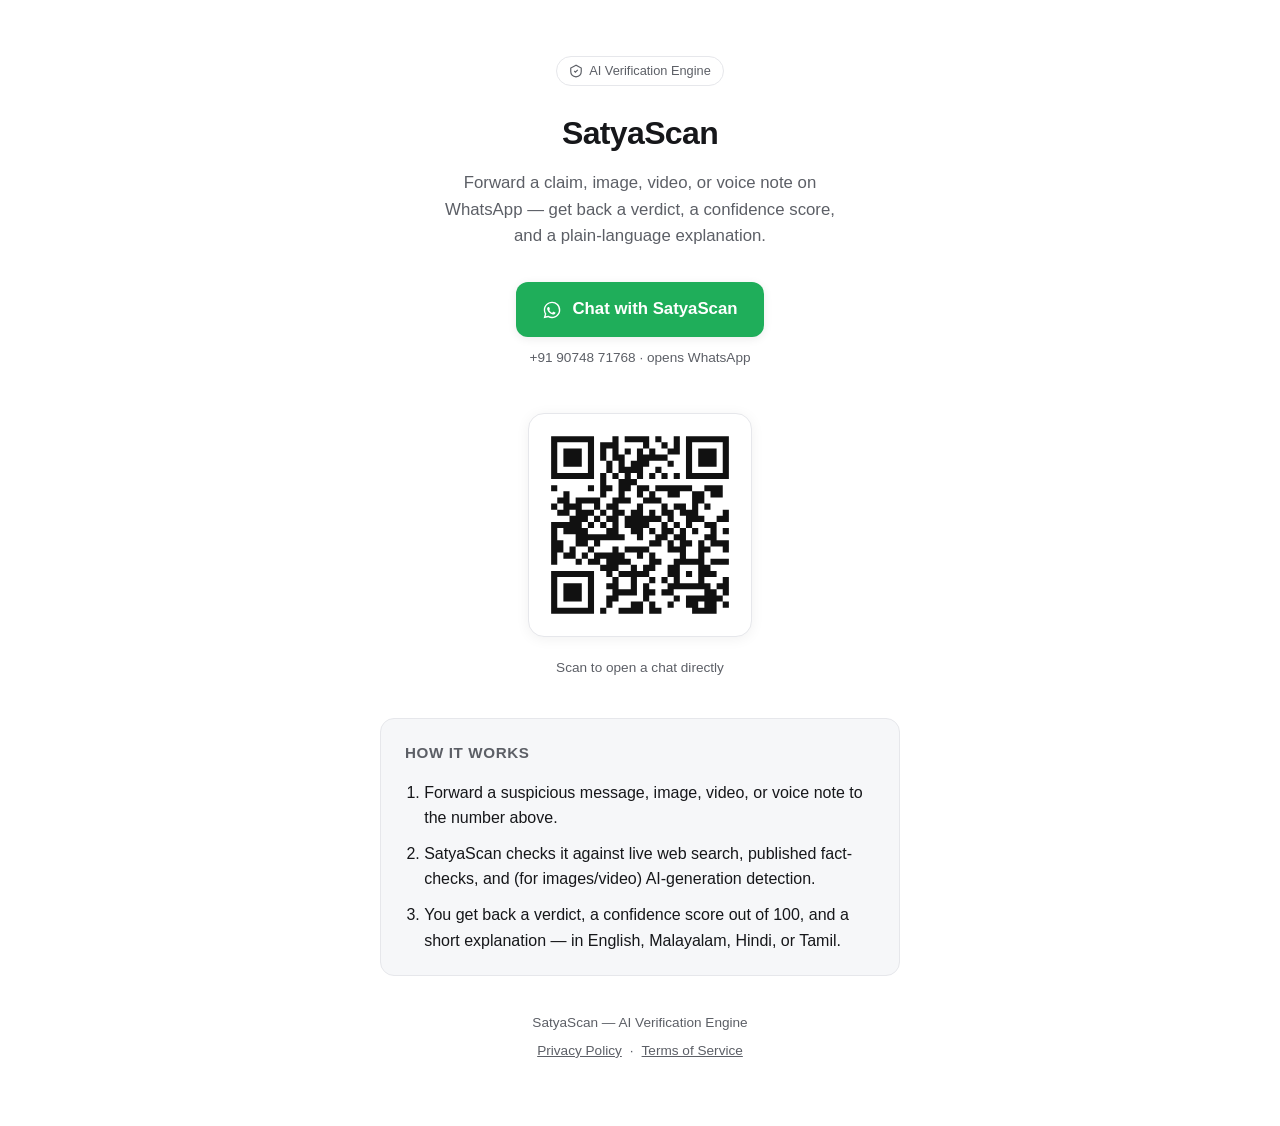
<file: app/static/landing/index.html>
<!doctype html>
<html lang="en">
<head>
<meta charset="utf-8">
<meta name="viewport" content="width=device-width, initial-scale=1">
<title>SatyaScan — AI Fact-Checking on WhatsApp</title>
<meta name="description" content="Forward a claim, image, video, or voice note to SatyaScan on WhatsApp and get back a verdict, a confidence score, and a plain-language explanation.">
<style>
  :root {
    color-scheme: light dark;
    --bg: #ffffff; --fg: #16171a; --muted: #5c5f66; --border: #e6e7eb; --card: #f6f7f9;
    --accent: #1fae5a; --accent-fg: #ffffff;
  }
  @media (prefers-color-scheme: dark) {
    :root { --bg: #101113; --fg: #eef0f2; --muted: #a1a5ac; --border: #26282c; --card: #18191c; --accent: #29c46a; --accent-fg: #08110a; }
  }
  * { box-sizing: border-box; }
  body {
    margin: 0; background: var(--bg); color: var(--fg);
    font-family: -apple-system, BlinkMacSystemFont, "Segoe UI", Roboto, Helvetica, Arial, sans-serif;
    line-height: 1.6;
  }
  .wrap { max-width: 560px; margin: 0 auto; padding: 56px 20px 64px; text-align: center; }
  .badge {
    display: inline-flex; align-items: center; gap: 6px; font-size: 0.8rem; color: var(--muted);
    border: 1px solid var(--border); border-radius: 999px; padding: 4px 12px; margin-bottom: 22px;
  }
  .badge svg { width: 14px; height: 14px; }
  h1 { font-size: 2rem; margin: 0 0 10px; letter-spacing: -0.02em; }
  .tagline { color: var(--muted); font-size: 1.05rem; max-width: 420px; margin: 0 auto 32px; }
  .cta {
    display: inline-flex; align-items: center; gap: 10px; background: var(--accent); color: var(--accent-fg);
    font-weight: 600; font-size: 1.05rem; text-decoration: none; padding: 14px 26px; border-radius: 12px;
    box-shadow: 0 2px 10px rgba(0,0,0,0.08);
  }
  .cta svg { width: 20px; height: 20px; }
  .number { color: var(--muted); font-size: 0.85rem; margin-top: 10px; }

  .qr-section { margin: 44px 0 40px; }
  .qr-card {
    display: inline-block; background: #ffffff; padding: 16px; border-radius: 16px;
    border: 1px solid var(--border); box-shadow: 0 2px 14px rgba(0,0,0,0.06);
  }
  .qr-card svg { display: block; width: 190px; height: 190px; }
  .qr-hint { color: var(--muted); font-size: 0.85rem; margin-top: 12px; }

  .steps { text-align: left; background: var(--card); border: 1px solid var(--border); border-radius: 14px; padding: 22px 24px; margin: 0 0 36px; }
  .steps h2 { font-size: 0.95rem; text-transform: uppercase; letter-spacing: 0.04em; color: var(--muted); margin: 0 0 14px; }
  .steps ol { margin: 0; padding-left: 1.2em; }
  .steps li { margin-bottom: 10px; }
  .steps li:last-child { margin-bottom: 0; }

  footer { color: var(--muted); font-size: 0.85rem; }
  footer a { color: inherit; }
  footer .links { margin-top: 6px; }
  footer .links a { margin: 0 8px; }
</style>
</head>
<body>
<div class="wrap">
  <div class="badge">
    <svg viewBox="0 0 24 24" fill="none" stroke="currentColor" stroke-width="2"><path d="M12 2 3 7v6c0 5 3.8 8.4 9 9 5.2-.6 9-4 9-9V7l-9-5Z"/><path d="m9 12 2 2 4-4"/></svg>
    AI Verification Engine
  </div>

  <h1>SatyaScan</h1>
  <p class="tagline">Forward a claim, image, video, or voice note on WhatsApp — get back a verdict, a confidence score, and a plain-language explanation.</p>

  <a class="cta" href="https://wa.me/919074871768?text=Hi" target="_blank" rel="noopener">
    <svg viewBox="0 0 24 24" fill="currentColor"><path d="M12.04 2C6.58 2 2.13 6.45 2.13 11.91c0 1.75.46 3.39 1.26 4.81L2 22l5.42-1.36a9.87 9.87 0 0 0 4.62 1.15h.01c5.46 0 9.91-4.45 9.91-9.91 0-2.65-1.03-5.14-2.9-7.01A9.82 9.82 0 0 0 12.04 2Zm0 1.67c2.19 0 4.25.85 5.79 2.4a8.18 8.18 0 0 1 2.41 5.84c0 4.55-3.7 8.24-8.24 8.24a8.2 8.2 0 0 1-4.19-1.15l-.3-.18-3.09.79.83-3.02-.2-.31a8.15 8.15 0 0 1-1.27-4.37c0-4.55 3.71-8.24 8.26-8.24Zm-4.42 4.6c-.16 0-.42.06-.64.3-.22.24-.85.83-.85 2.03s.87 2.36.99 2.52c.12.16 1.7 2.68 4.19 3.68 2.07.83 2.49.66 2.94.62.45-.04 1.45-.59 1.65-1.16.2-.57.2-1.06.14-1.16-.06-.1-.22-.16-.46-.28-.24-.12-1.45-.71-1.67-.8-.22-.08-.39-.12-.55.13-.16.24-.63.79-.78.96-.14.16-.28.18-.52.06-.24-.12-1.02-.38-1.94-1.2-.72-.64-1.2-1.43-1.35-1.67-.14-.24-.02-.37.11-.49.11-.11.24-.28.36-.42.12-.14.16-.24.24-.4.08-.16.04-.3-.02-.42-.06-.12-.55-1.34-.76-1.83-.2-.48-.4-.42-.55-.42Z"/></svg>
    Chat with SatyaScan
  </a>
  <div class="number">+91 90748 71768 · opens WhatsApp</div>

  <div class="qr-section">
    <div class="qr-card">
      <svg viewBox="0 0 33 33" xmlns="http://www.w3.org/2000/svg"><path transform="scale(1.0645)" stroke="#111" d="M1 1.5h7m3 0h1m1 0h4m1 0h1m2 0h1m1 0h7m-29 1h1m5 0h1m1 0h3m4 0h1m2 0h1m1 0h1m1 0h1m5 0h1m-29 1h1m1 0h3m1 0h1m1 0h1m1 0h1m1 0h1m1 0h1m1 0h1m2 0h2m1 0h1m1 0h3m1 0h1m-29 1h1m1 0h3m1 0h1m1 0h1m1 0h2m2 0h5m3 0h1m1 0h3m1 0h1m-29 1h1m1 0h3m1 0h1m2 0h1m1 0h1m1 0h3m3 0h1m2 0h1m1 0h3m1 0h1m-29 1h1m5 0h1m2 0h1m1 0h4m2 0h1m4 0h1m5 0h1m-29 1h7m1 0h1m1 0h1m1 0h1m1 0h1m1 0h1m1 0h1m1 0h1m1 0h7m-21 1h1m2 0h3m-14 1h1m5 0h1m1 0h2m1 0h2m1 0h2m1 0h6m2 0h3m-26 1h1m5 0h1m2 0h1m2 0h1m1 0h1m2 0h2m2 0h2m1 0h2m-27 1h2m1 0h4m2 0h3m2 0h3m5 0h2m-25 1h1m1 0h3m2 0h1m1 0h2m3 0h1m3 0h1m1 0h2m1 0h1m1 0h1m-25 1h2m1 0h3m1 0h1m1 0h2m1 0h2m1 0h1m1 0h2m1 0h3m4 0h1m-26 1h3m1 0h1m1 0h2m1 0h6m1 0h1m2 0h3m2 0h2m-29 1h5m1 0h1m1 0h1m1 0h1m1 0h4m2 0h1m1 0h1m1 0h1m2 0h2m-27 1h1m1 0h4m3 0h2m2 0h2m1 0h1m1 0h2m1 0h1m1 0h1m2 0h1m1 0h1m-29 1h1m3 0h8m2 0h1m2 0h2m1 0h2m3 0h2m-27 1h2m2 0h2m1 0h1m8 0h2m1 0h1m1 0h2m1 0h1m1 0h3m-29 1h2m1 0h1m2 0h1m3 0h1m1 0h4m3 0h3m2 0h2m2 0h1m-29 1h1m1 0h2m1 0h1m1 0h5m2 0h1m1 0h1m4 0h1m2 0h1m-25 1h1m3 0h1m1 0h2m1 0h4m3 0h2m2 0h5m1 0h3m-21 1h3m2 0h1m1 0h2m2 0h2m3 0h2m-26 1h7m2 0h1m1 0h5m3 0h2m1 0h1m1 0h3m-27 1h1m5 0h1m3 0h1m2 0h1m2 0h1m1 0h1m1 0h1m3 0h1m3 0h1m-29 1h1m1 0h3m1 0h1m2 0h2m2 0h1m1 0h1m3 0h7m1 0h2m-29 1h1m1 0h3m1 0h1m3 0h4m1 0h2m1 0h2m5 0h2m1 0h1m-29 1h1m1 0h3m1 0h1m2 0h2m4 0h1m4 0h1m1 0h6m-28 1h1m5 0h1m2 0h1m3 0h2m1 0h1m2 0h1m2 0h2m1 0h2m1 0h1m-29 1h7m1 0h1m2 0h4m1 0h2m5 0h4"/></svg>
    </div>
    <div class="qr-hint">Scan to open a chat directly</div>
  </div>

  <div class="steps">
    <h2>How it works</h2>
    <ol>
      <li>Forward a suspicious message, image, video, or voice note to the number above.</li>
      <li>SatyaScan checks it against live web search, published fact-checks, and (for images/video) AI-generation detection.</li>
      <li>You get back a verdict, a confidence score out of 100, and a short explanation — in English, Malayalam, Hindi, or Tamil.</li>
    </ol>
  </div>

  <footer>
    SatyaScan — AI Verification Engine
    <div class="links"><a href="/privacy">Privacy Policy</a>·<a href="/terms">Terms of Service</a></div>
  </footer>
</div>
</body>
</html>
</file>
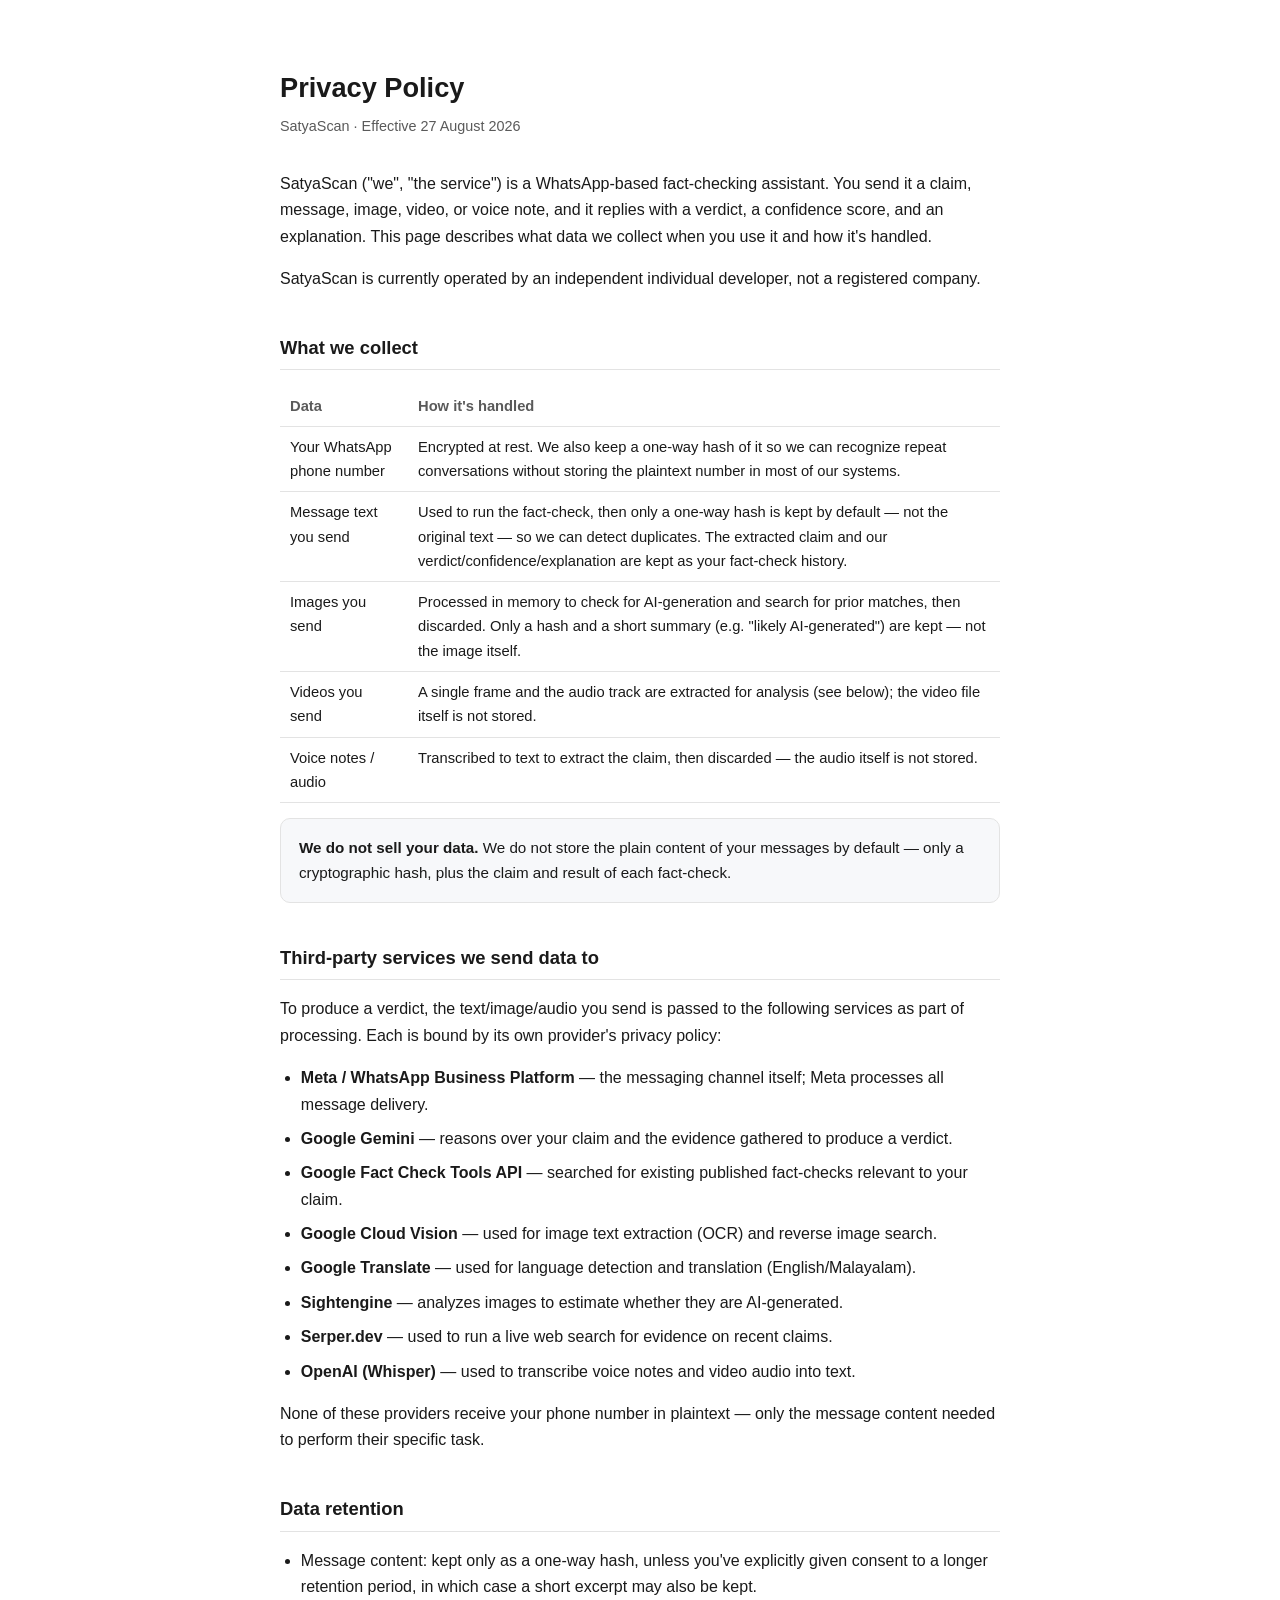
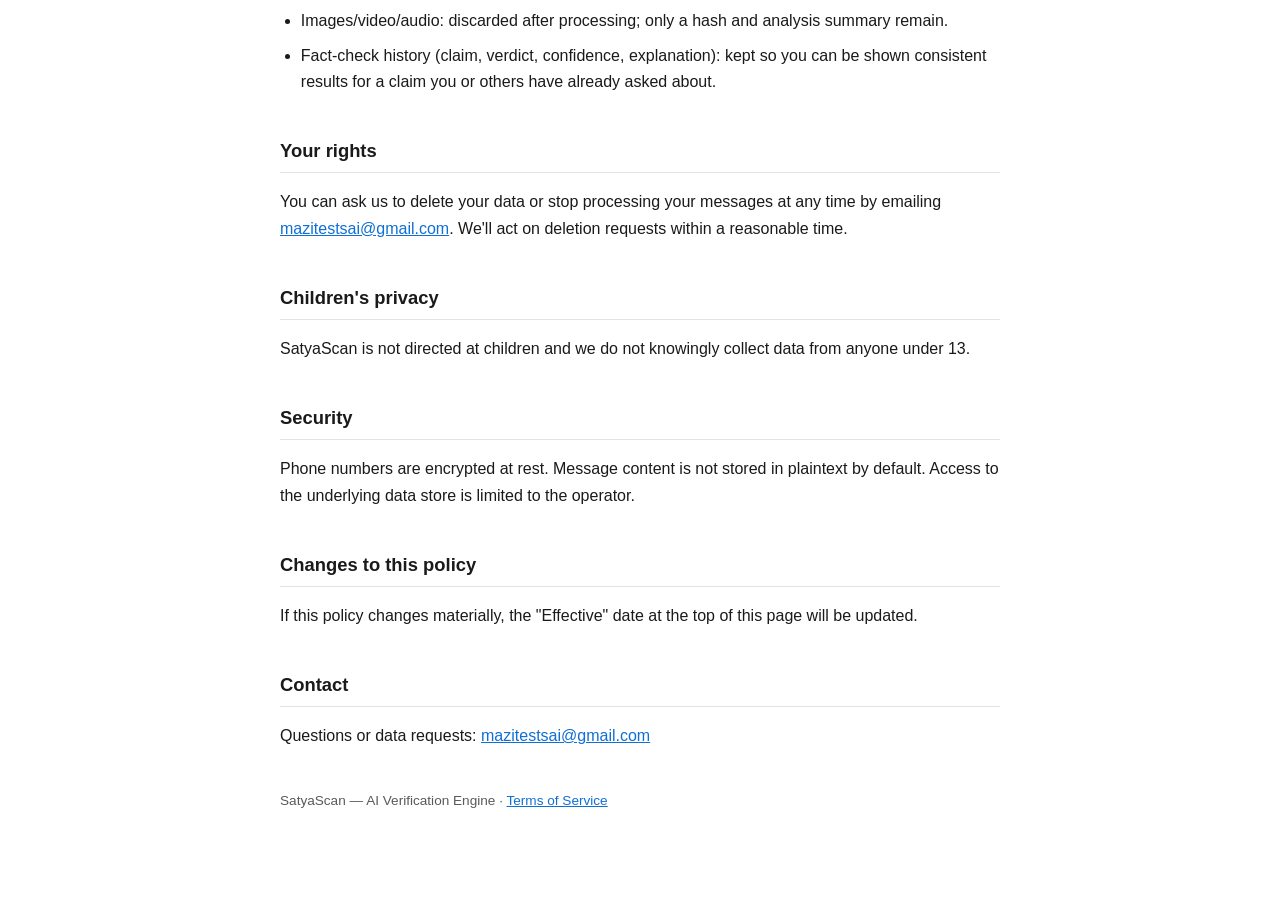
<file: app/static/legal/privacy.html>
<!doctype html>
<html lang="en">
<head>
<meta charset="utf-8">
<meta name="viewport" content="width=device-width, initial-scale=1">
<title>Privacy Policy — SatyaScan</title>
<style>
  :root {
    color-scheme: light dark;
    --bg: #ffffff; --fg: #1a1a1a; --muted: #5a5a5a; --accent: #0f6fd6; --border: #e3e3e3; --card: #f7f8fa;
  }
  @media (prefers-color-scheme: dark) {
    :root { --bg: #121212; --fg: #eaeaea; --muted: #a3a3a3; --accent: #6db3ff; --border: #2a2a2a; --card: #1a1a1c; }
  }
  * { box-sizing: border-box; }
  body {
    margin: 0; background: var(--bg); color: var(--fg);
    font-family: -apple-system, BlinkMacSystemFont, "Segoe UI", Roboto, Helvetica, Arial, sans-serif;
    line-height: 1.65;
  }
  .wrap { max-width: 760px; margin: 0 auto; padding: 48px 20px 96px; }
  h1 { font-size: 1.7rem; margin-bottom: 4px; }
  .updated { color: var(--muted); font-size: 0.9rem; margin-bottom: 32px; }
  h2 { font-size: 1.15rem; margin-top: 2.2em; border-bottom: 1px solid var(--border); padding-bottom: 6px; }
  p, li { color: var(--fg); }
  ul { padding-left: 1.3em; }
  li { margin-bottom: 0.5em; }
  a { color: var(--accent); }
  .card { background: var(--card); border: 1px solid var(--border); border-radius: 10px; padding: 16px 18px; margin: 1em 0; font-size: 0.95rem; }
  table { width: 100%; border-collapse: collapse; margin: 1em 0; font-size: 0.92rem; }
  th, td { text-align: left; padding: 8px 10px; border-bottom: 1px solid var(--border); vertical-align: top; }
  th { color: var(--muted); font-weight: 600; }
  footer { margin-top: 3em; color: var(--muted); font-size: 0.85rem; }
  code { background: var(--card); padding: 1px 5px; border-radius: 4px; font-size: 0.9em; }
</style>
</head>
<body>
<div class="wrap">
  <h1>Privacy Policy</h1>
  <div class="updated">SatyaScan · Effective 27 August 2026</div>

  <p>SatyaScan ("we", "the service") is a WhatsApp-based fact-checking assistant. You send it a claim, message,
  image, video, or voice note, and it replies with a verdict, a confidence score, and an explanation. This page
  describes what data we collect when you use it and how it's handled.</p>

  <p>SatyaScan is currently operated by an independent individual developer, not a registered company.</p>

  <h2>What we collect</h2>
  <table>
    <tr><th>Data</th><th>How it's handled</th></tr>
    <tr><td>Your WhatsApp phone number</td><td>Encrypted at rest. We also keep a one-way hash of it so we can recognize repeat conversations without storing the plaintext number in most of our systems.</td></tr>
    <tr><td>Message text you send</td><td>Used to run the fact-check, then only a one-way hash is kept by default — not the original text — so we can detect duplicates. The extracted claim and our verdict/confidence/explanation are kept as your fact-check history.</td></tr>
    <tr><td>Images you send</td><td>Processed in memory to check for AI-generation and search for prior matches, then discarded. Only a hash and a short summary (e.g. "likely AI-generated") are kept — not the image itself.</td></tr>
    <tr><td>Videos you send</td><td>A single frame and the audio track are extracted for analysis (see below); the video file itself is not stored.</td></tr>
    <tr><td>Voice notes / audio</td><td>Transcribed to text to extract the claim, then discarded — the audio itself is not stored.</td></tr>
  </table>

  <div class="card">
    <strong>We do not sell your data.</strong> We do not store the plain content of your messages by default —
    only a cryptographic hash, plus the claim and result of each fact-check.
  </div>

  <h2>Third-party services we send data to</h2>
  <p>To produce a verdict, the text/image/audio you send is passed to the following services as part of processing.
  Each is bound by its own provider's privacy policy:</p>
  <ul>
    <li><strong>Meta / WhatsApp Business Platform</strong> — the messaging channel itself; Meta processes all message delivery.</li>
    <li><strong>Google Gemini</strong> — reasons over your claim and the evidence gathered to produce a verdict.</li>
    <li><strong>Google Fact Check Tools API</strong> — searched for existing published fact-checks relevant to your claim.</li>
    <li><strong>Google Cloud Vision</strong> — used for image text extraction (OCR) and reverse image search.</li>
    <li><strong>Google Translate</strong> — used for language detection and translation (English/Malayalam).</li>
    <li><strong>Sightengine</strong> — analyzes images to estimate whether they are AI-generated.</li>
    <li><strong>Serper.dev</strong> — used to run a live web search for evidence on recent claims.</li>
    <li><strong>OpenAI (Whisper)</strong> — used to transcribe voice notes and video audio into text.</li>
  </ul>
  <p>None of these providers receive your phone number in plaintext — only the message content needed to perform
  their specific task.</p>

  <h2>Data retention</h2>
  <ul>
    <li>Message content: kept only as a one-way hash, unless you've explicitly given consent to a longer retention
    period, in which case a short excerpt may also be kept.</li>
    <li>Images/video/audio: discarded after processing; only a hash and analysis summary remain.</li>
    <li>Fact-check history (claim, verdict, confidence, explanation): kept so you can be shown consistent results
    for a claim you or others have already asked about.</li>
  </ul>

  <h2>Your rights</h2>
  <p>You can ask us to delete your data or stop processing your messages at any time by emailing
  <a href="mailto:mazitestsai@gmail.com">mazitestsai@gmail.com</a>. We'll act on deletion requests within a
  reasonable time.</p>

  <h2>Children's privacy</h2>
  <p>SatyaScan is not directed at children and we do not knowingly collect data from anyone under 13.</p>

  <h2>Security</h2>
  <p>Phone numbers are encrypted at rest. Message content is not stored in plaintext by default. Access to the
  underlying data store is limited to the operator.</p>

  <h2>Changes to this policy</h2>
  <p>If this policy changes materially, the "Effective" date at the top of this page will be updated.</p>

  <h2>Contact</h2>
  <p>Questions or data requests: <a href="mailto:mazitestsai@gmail.com">mazitestsai@gmail.com</a></p>

  <footer>SatyaScan — AI Verification Engine · <a href="/terms">Terms of Service</a></footer>
</div>
</body>
</html>
</file>
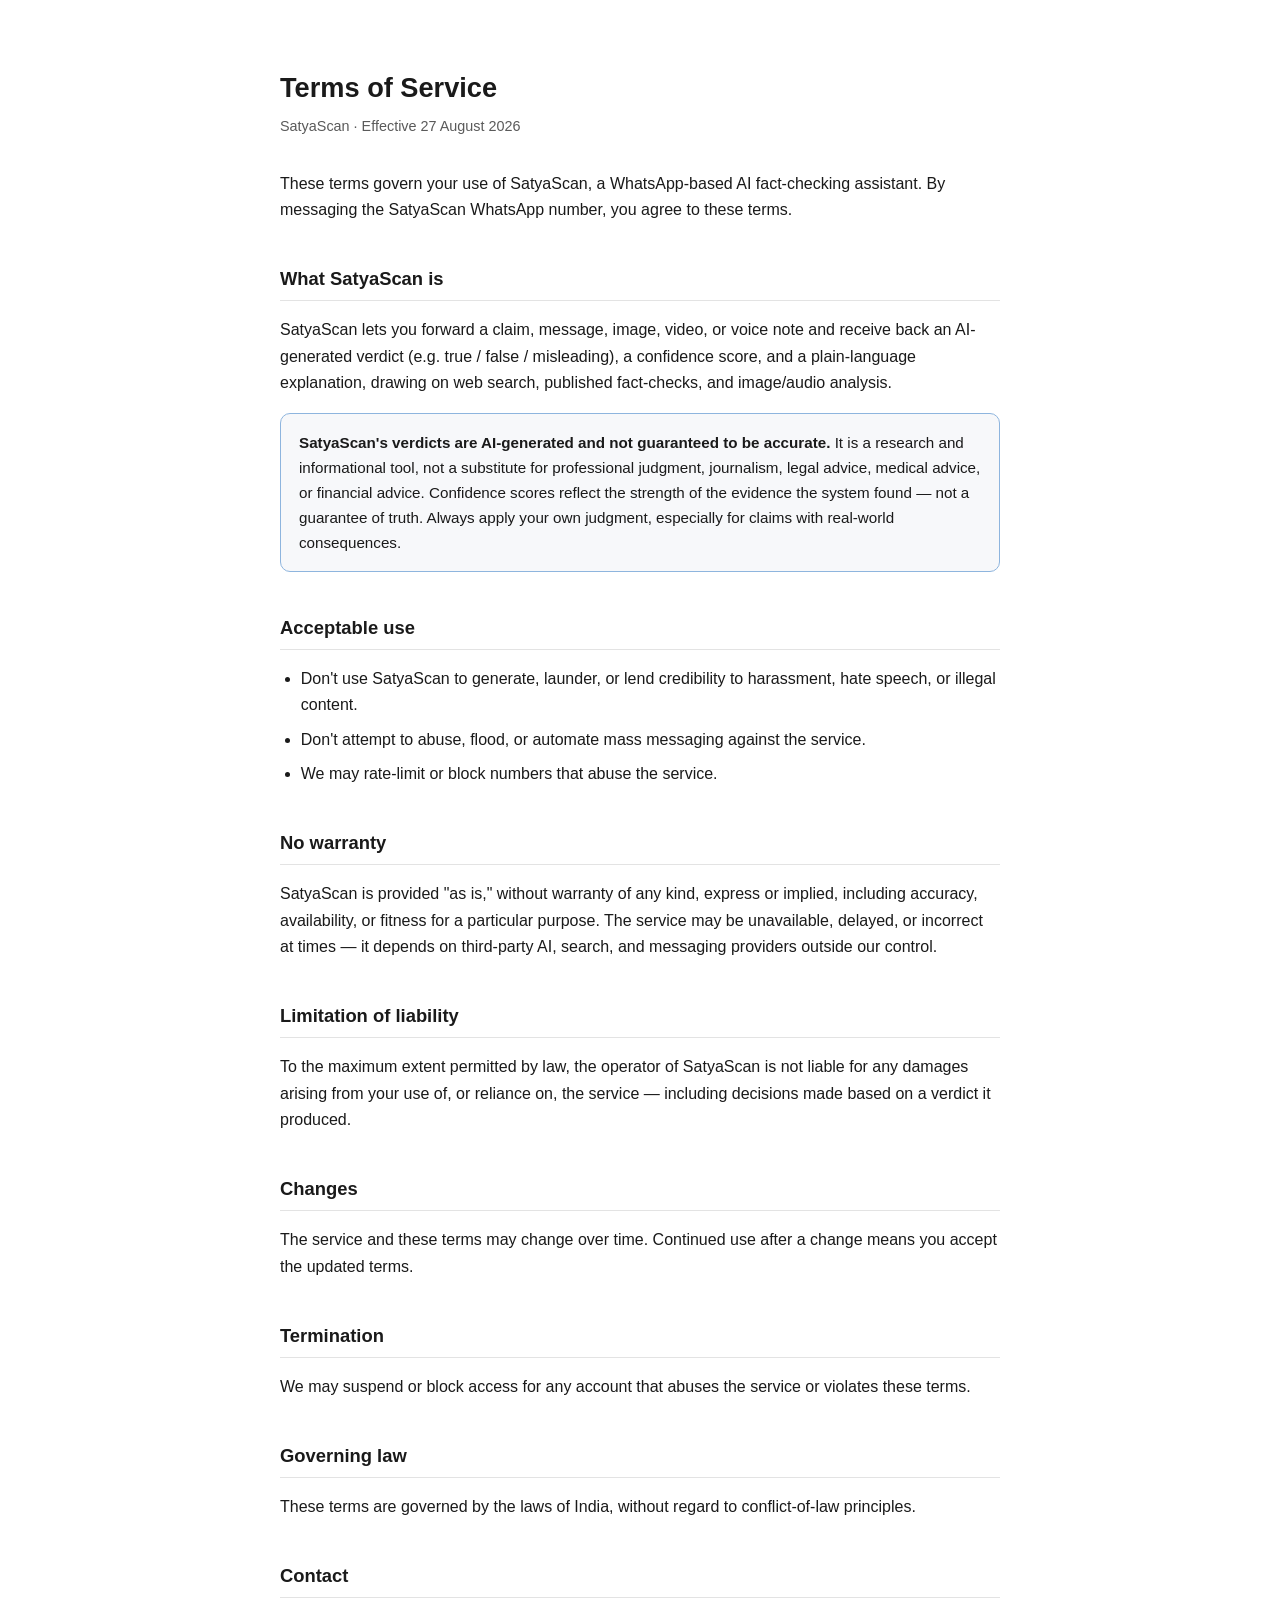
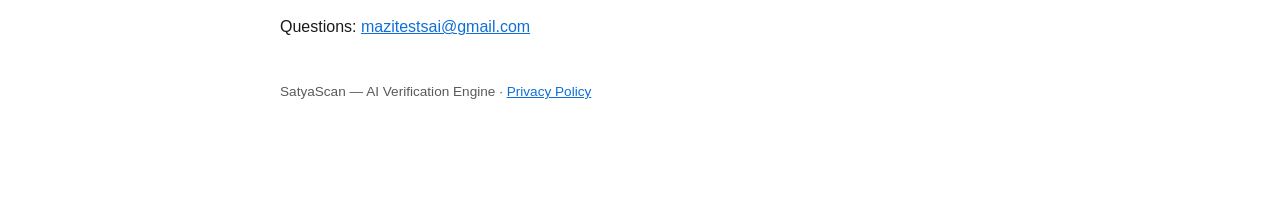
<file: app/static/legal/terms.html>
<!doctype html>
<html lang="en">
<head>
<meta charset="utf-8">
<meta name="viewport" content="width=device-width, initial-scale=1">
<title>Terms of Service — SatyaScan</title>
<style>
  :root {
    color-scheme: light dark;
    --bg: #ffffff; --fg: #1a1a1a; --muted: #5a5a5a; --accent: #0f6fd6; --border: #e3e3e3; --card: #f7f8fa;
  }
  @media (prefers-color-scheme: dark) {
    :root { --bg: #121212; --fg: #eaeaea; --muted: #a3a3a3; --accent: #6db3ff; --border: #2a2a2a; --card: #1a1a1c; }
  }
  * { box-sizing: border-box; }
  body {
    margin: 0; background: var(--bg); color: var(--fg);
    font-family: -apple-system, BlinkMacSystemFont, "Segoe UI", Roboto, Helvetica, Arial, sans-serif;
    line-height: 1.65;
  }
  .wrap { max-width: 760px; margin: 0 auto; padding: 48px 20px 96px; }
  h1 { font-size: 1.7rem; margin-bottom: 4px; }
  .updated { color: var(--muted); font-size: 0.9rem; margin-bottom: 32px; }
  h2 { font-size: 1.15rem; margin-top: 2.2em; border-bottom: 1px solid var(--border); padding-bottom: 6px; }
  p, li { color: var(--fg); }
  ul { padding-left: 1.3em; }
  li { margin-bottom: 0.5em; }
  a { color: var(--accent); }
  .card { background: var(--card); border: 1px solid var(--border); border-radius: 10px; padding: 16px 18px; margin: 1em 0; font-size: 0.95rem; }
  .warn { border-color: color-mix(in srgb, var(--accent) 40%, var(--border)); }
  footer { margin-top: 3em; color: var(--muted); font-size: 0.85rem; }
</style>
</head>
<body>
<div class="wrap">
  <h1>Terms of Service</h1>
  <div class="updated">SatyaScan · Effective 27 August 2026</div>

  <p>These terms govern your use of SatyaScan, a WhatsApp-based AI fact-checking assistant. By messaging the
  SatyaScan WhatsApp number, you agree to these terms.</p>

  <h2>What SatyaScan is</h2>
  <p>SatyaScan lets you forward a claim, message, image, video, or voice note and receive back an AI-generated
  verdict (e.g. true / false / misleading), a confidence score, and a plain-language explanation, drawing on web
  search, published fact-checks, and image/audio analysis.</p>

  <div class="card warn">
    <strong>SatyaScan's verdicts are AI-generated and not guaranteed to be accurate.</strong> It is a research
    and informational tool, not a substitute for professional judgment, journalism, legal advice, medical advice,
    or financial advice. Confidence scores reflect the strength of the evidence the system found — not a
    guarantee of truth. Always apply your own judgment, especially for claims with real-world consequences.
  </div>

  <h2>Acceptable use</h2>
  <ul>
    <li>Don't use SatyaScan to generate, launder, or lend credibility to harassment, hate speech, or illegal content.</li>
    <li>Don't attempt to abuse, flood, or automate mass messaging against the service.</li>
    <li>We may rate-limit or block numbers that abuse the service.</li>
  </ul>

  <h2>No warranty</h2>
  <p>SatyaScan is provided "as is," without warranty of any kind, express or implied, including accuracy,
  availability, or fitness for a particular purpose. The service may be unavailable, delayed, or incorrect at
  times — it depends on third-party AI, search, and messaging providers outside our control.</p>

  <h2>Limitation of liability</h2>
  <p>To the maximum extent permitted by law, the operator of SatyaScan is not liable for any damages arising from
  your use of, or reliance on, the service — including decisions made based on a verdict it produced.</p>

  <h2>Changes</h2>
  <p>The service and these terms may change over time. Continued use after a change means you accept the updated
  terms.</p>

  <h2>Termination</h2>
  <p>We may suspend or block access for any account that abuses the service or violates these terms.</p>

  <h2>Governing law</h2>
  <p>These terms are governed by the laws of India, without regard to conflict-of-law principles.</p>

  <h2>Contact</h2>
  <p>Questions: <a href="mailto:mazitestsai@gmail.com">mazitestsai@gmail.com</a></p>

  <footer>SatyaScan — AI Verification Engine · <a href="/privacy">Privacy Policy</a></footer>
</div>
</body>
</html>
</file>
